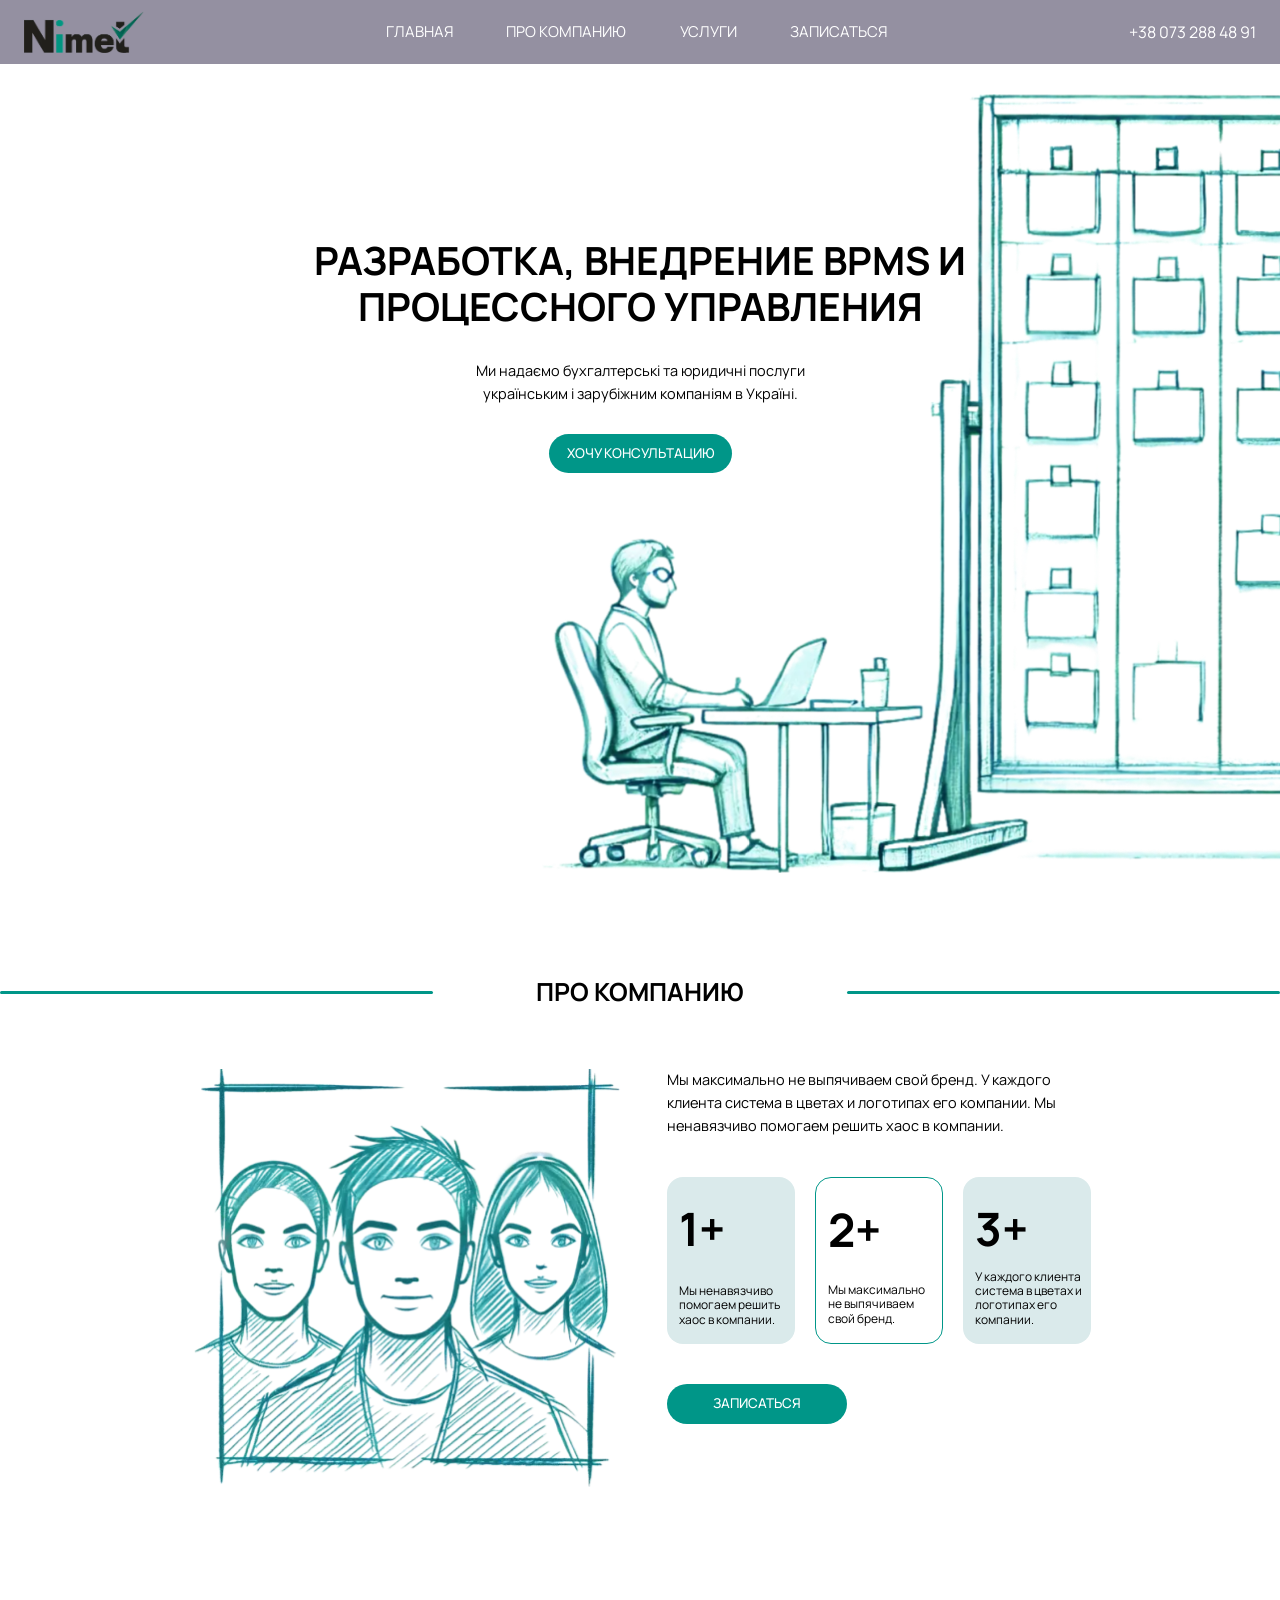
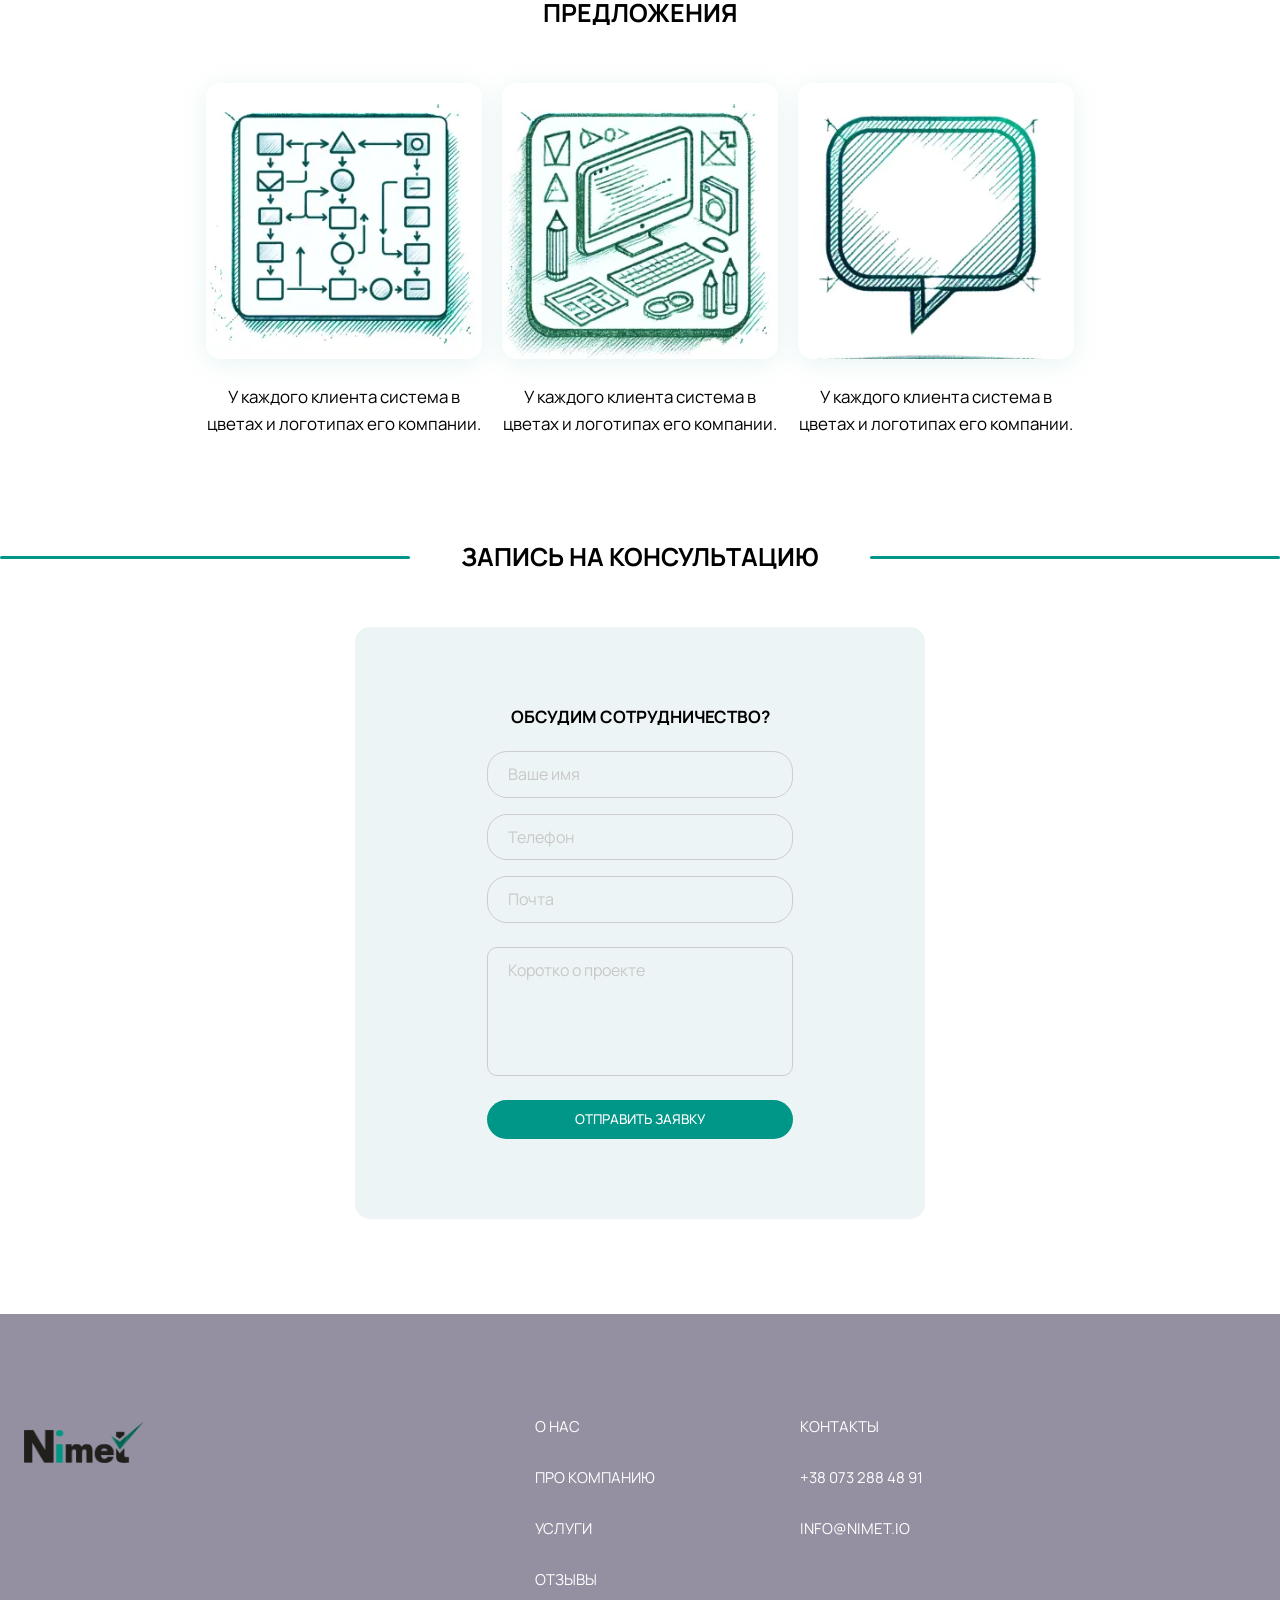
<file: index.html>
<!DOCTYPE html>
<html lang="en">

<head>
	<title>Nimet</title>
	<meta charset="UTF-8">
	<meta name="format-detection" content="telephone=no">
	<style>
		body {
			opacity: 0;
		}
	</style>
	<link rel="stylesheet" href="css/style.min.css?_v=20241125175632">
	<link rel="shortcut icon" href="favicon.ico">
	<meta name="viewport" content="width=device-width, initial-scale=1.0">
</head>

<body>
	<div class="wrapper">
		<header class="header">
			<div class="header__container">
				<a href="index.html" class="header__logo">
					<img src="img/logo.webp" alt="Image">
				</a>
				<div class="header__menu menu">
					<nav class="menu__body">
						<ul class="menu__list">
							<li class="menu__item"><a href="#" data-goto="#main" data-goto-header class="menu__link">Главная</a></li>
							<li class="menu__item"><a href="#" data-goto="#about" data-goto-header class="menu__link">про компанию</a></li>
							<li class="menu__item"><a href="#" data-goto="#offers" data-goto-header class="menu__link">Услуги</a></li>
							<li class="menu__item"><a href="#" data-goto="#consultation" data-goto-header class="menu__link">Записаться</a></li>
						</ul>
						<div class="menu__contact">
							<div class="menu__title">Контакты</div>
							<a href="mailto:info@nimet.io" class="menu__email">info@nimet.io</a>
						</div>
					</nav>
				</div>
				<a data-da=".menu__contact,767.98 ,1" href="tel:380732884891" class="header__phone">
					+38 073 288 48 91
				</a>
				<button type="button" class="menu__icon icon-menu"><span></span></button>
			</div>
		</header>
		<main class="page">
			<section id="main" data-watch data-watch-once class="page__main main">
				<div class="main__container block_watch">
					<h1 class="main__title title">Разработка, внедрение BPMS и процессного управления</h1>
					<p class="main__text text">
						Ми надаємо бухгалтерські та юридичні послуги
						<span>українським і зарубіжним компаніям в Україні.</span>
					</p>
					<a href="#" data-goto="#consultation" data-goto-header class="main__button button">хочу консультацию</a>
				</div>
				<div class="main__image image_watch"></div>
			</section>
			<section id="about" class="page__about about">
				<div class="about__container">
					<h2 data-watch data-watch-once data-watch-threshold="1" class="about__title title title--small title_watch title_watch_line">
						<span>Про компанию</span>
					</h2>
					<div class="about__body body-about">
						<div class="body-about__image">
							<img src="img/main/about/01.webp" class="body-about__picture" alt="Image">
						</div>
						<div class="body-about__content">
							<p class="body-about__text text">
								Мы максимально не выпячиваем свой бренд. У каждого клиента система в цветах и логотипах его компании. Мы ненавязчиво помогаем
								решить хаос в компании.
							</p>
							<div class="body-about__items">
								<div class="body-about__item item-about">
									<div class="item-about__value">1+</div>
									<div class="item-about__text">Мы ненавязчиво помогаем решить хаос в компании.</div>
								</div>
								<div class="body-about__item item-about item-about_border">
									<div class="item-about__value">2+</div>
									<div class="item-about__text">Мы максимально не выпячиваем свой бренд. </div>
								</div>
								<div class="body-about__item item-about">
									<div class="item-about__value">3+</div>
									<div class="item-about__text">У каждого клиента система в цветах и логотипах его компании.</div>
								</div>
							</div>
							<!-- <a href="our-cases.html" class="body-about__button button">Кейсы</a> -->
							<a href="#" data-goto="#consultation" data-goto-header class="main__button button">записаться</a>
						</div>
					</div>
				</div>
			</section>
			<section id="offers" class="page__offers offers">
				<div class="offers__container">
					<h2 data-watch data-watch-once data-watch-threshold="1" class="offers__title title title--small title_watch"><span>предложения</span>
					</h2>
					<div class="offers__body body-offers">
						<div data-watch data-watch-once data-watch-threshold="0.3" class="body-offers__item body-offers_watch body-offers_watch_1">
							<div class="body-offers__image">
								<img src="img/main/offers/01.webp" class="body-offers__picture" alt="Image">
							</div>
							<p class="body-offers__text text">
								У каждого клиента система в цветах и логотипах его компании.
							</p>
						</div>
						<div data-watch data-watch-once data-watch-threshold="0.3" class="body-offers__item body-offers_watch body-offers_watch_2">
							<div class="body-offers__image body-offers__line">
								<img src="img/main/offers/02.webp" class="body-offers__picture" alt="Image">
							</div>
							<p class="body-offers__text text">
								У каждого клиента система в цветах и логотипах его компании.
							</p>
						</div>
						<div data-watch data-watch-once data-watch-threshold="0.3" class="body-offers__item body-offers_watch body-offers_watch_3">
							<div class="body-offers__image">
								<img src="img/main/offers/03.webp" class="body-offers__picture" alt="Image">
							</div>
							<p class="body-offers__text text">
								У каждого клиента система в цветах и логотипах его компании.
							</p>
						</div>
					</div>
					<!-- <a href="our-partners.html" class="offers__button button">Партнёры</a> -->
				</div>
			</section>
			<div id="consultation" class="page__consultation consultation">
				<div class="consultation__container">
					<h2 data-watch data-watch-once data-watch-threshold="1" class="consultation__title title title--small title_watch title_watch_line">
						<span>зАПИСЬ НА
							КОНСУЛЬТАЦИЮ</span>
					</h2>
					<form data-no-validate data-ajax action="sendmail/sendmail.php" method="POST" class="consultation__form form-consultation">
						<h4 class="form-consultation__title">ОБСУДИМ cотрудничество?</h4>
						<input autocomplete="off" type="text" name="form[text]" placeholder="Ваше имя" class="form-consultation__input form-consultation__input_name input" required>
						<input autocomplete="off" type="tel" name="form[tel]" placeholder="Телефон" class="form-consultation__input input" required oninput="this.value = this.value.replace(/[^0-9+\-\(\)\s]/g, '')">
						<input autocomplete="off" type="email" name="form[email]" placeholder="Почта" required class="form-consultation__input form-consultation__input_email input">
						<textarea autocomplete="off" name="form[textarea]" placeholder="Коротко о проекте" class="form-consultation__input form-consultation__input_textarea input" required></textarea>
						<button type="submit" class="form-consultation__button button button--fw">
							<span class="form-consultation__button_pc">Отправить заявку</span>
							<span class="form-consultation__button_mob">кейсы</span>
						</button>
					</form>
					<div class="consultation__image">
						<img src="img/main/consultation/01.webp" class="consultation__picture" alt="Image">
					</div>
				</div>
			</div>
		</main>
		<footer class="footer">
			<div class="footer__container">
				<div class="footer__logo logo-footer">
					<a href="index.html" class="logo-footer__link">
						<img src="img/logo.webp" alt="Image">
					</a>
				</div>
				<div class="footer__body">
					<div class="footer__items">
						<ul class="footer__list">
							<li class="footer__item"><a href="#" data-goto="#main" data-goto-header class="footer__link">О НАС</a></li>
							<li class="footer__item"><a href="#" data-goto="#about" data-goto-header class="footer__link">про компанию</a></li>
							<li class="footer__item"><a href="#" data-goto="#offers" data-goto-header class="footer__link">Услуги</a></li>
							<li class="footer__item"><a href="#" data-goto="#consultation" data-goto-header class="footer__link">Отзывы</a></li>
						</ul>
					</div>
					<div class="footer__contact">
						<div class="footer__title">Контакты</div>
						<a href="tel:380732884891" class="footer__phone">+38 073 288 48 91</a>
						<a href="mailto:info@nimet.io" class="footer__email">info@nimet.io</a>
					</div>
				</div>
		</footer>
	</div>
	<script src="js/app.min.js?_v=20241125175632"></script>
	<script type="text/javascript">
		(function(d, s, u, e, p) {
			p = d.getElementsByTagName(s)[0], e = d.createElement(s), e.async = 1, e.src = u, p.parentNode.insertBefore(e, p);
		})(document, 'script', 'https://script.ringostat.com/v4/3a/3a6b6ccd4bcc8a1d8ac01cf2b8490607c4718f3a.js');
		var pw = function() {
			if (typeof(ringostatAnalytics) === "undefined") {
				setTimeout(pw, 100);
			} else {
				ringostatAnalytics.sendHit('pageview');
			}
		};
		pw();
	</script>
</body>

</html>
</file>
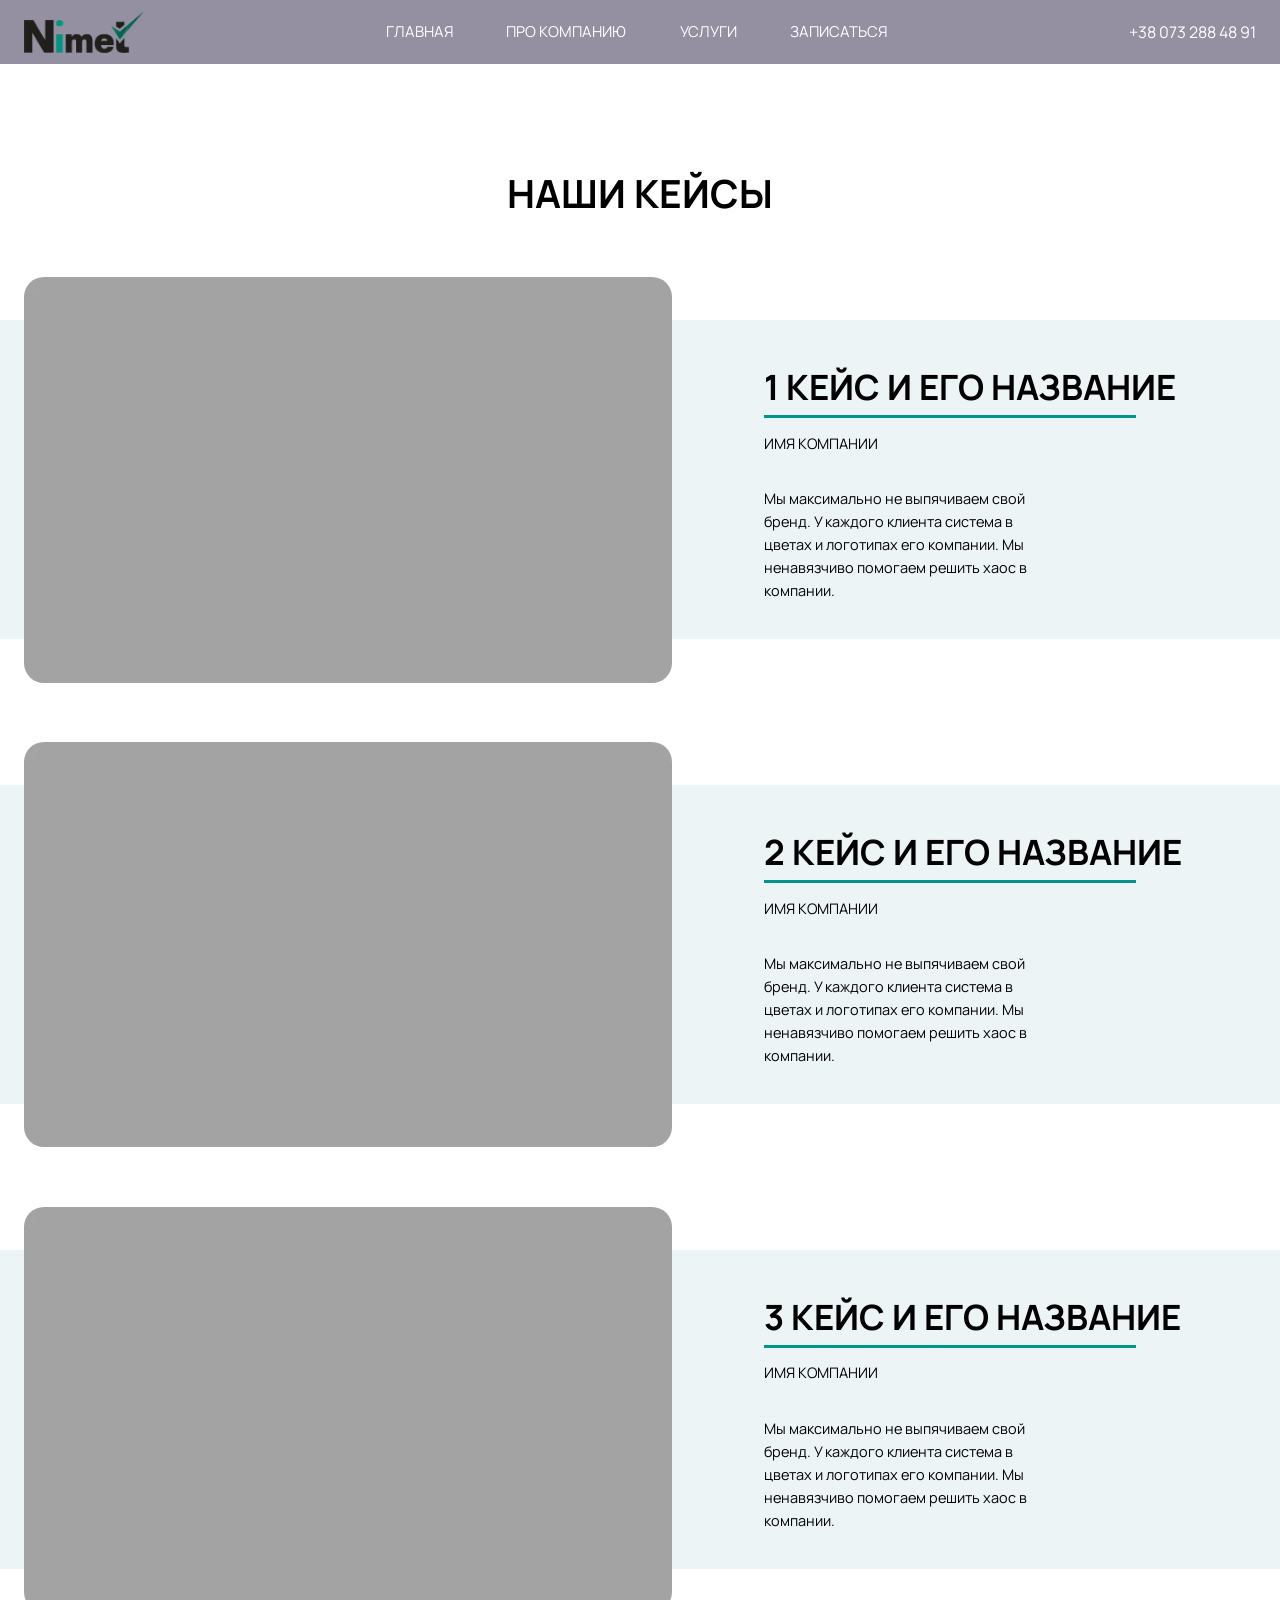
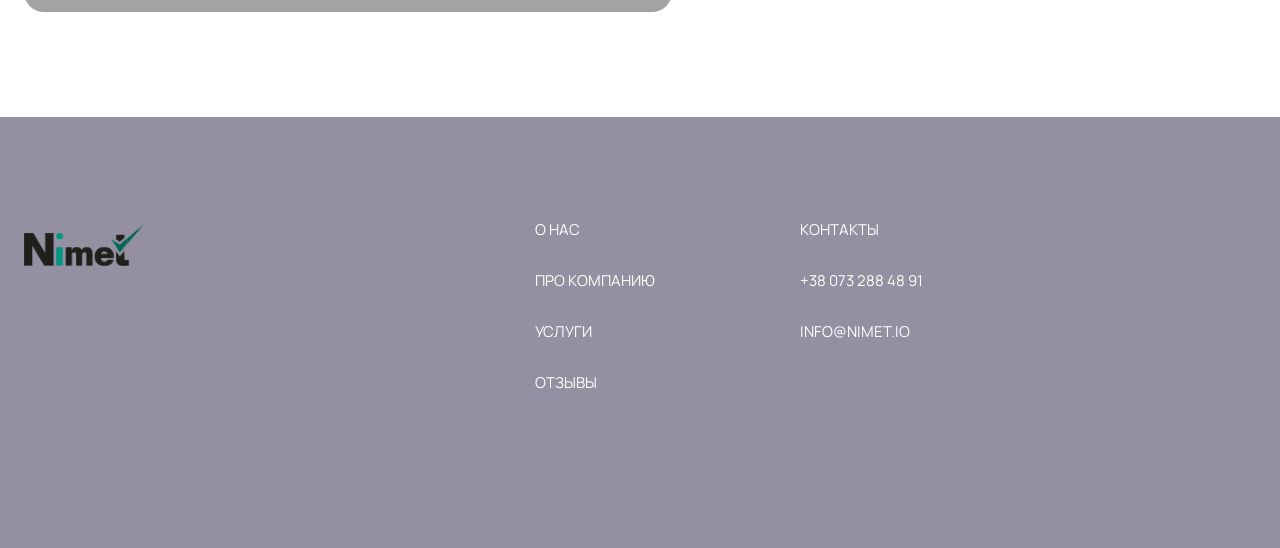
<file: our-cases.html>
<!DOCTYPE html>
<html lang="en">

<head>
	<title>Our Cases</title>
	<meta charset="UTF-8">
	<meta name="format-detection" content="telephone=no">
	<style>
		body {
			opacity: 0;
		}
	</style>
	<link rel="stylesheet" href="css/style.min.css?_v=20241125175632">
	<link rel="shortcut icon" href="favicon.ico">
	<meta name="viewport" content="width=device-width, initial-scale=1.0">
</head>

<body>
	<div class="wrapper">
		<header class="header">
			<div class="header__container">
				<a href="index.html" class="header__logo">
					<img src="img/logo.webp" alt="Image">
				</a>
				<div class="header__menu menu">
					<nav class="menu__body">
						<ul class="menu__list">
							<li class="menu__item"><a href="index.html" class="menu__link">Главная</a></li>
							<li class="menu__item"><a href="index.html" class="menu__link">про компанию</a></li>
							<li class="menu__item"><a href="index.html" class="menu__link">Услуги</a></li>
							<li class="menu__item"><a href="index.html" class="menu__link">Записаться</a></li>
						</ul>
						<div class="menu__contact">
							<div class="menu__title">Контакты</div>
							<a href="mailto:info@nimet.io" class="menu__email">info@nimet.io</a>
						</div>
					</nav>
				</div>
				<a data-da=".menu__contact,767.98 ,1" href="tel:380732884891" class="header__phone">
					+38 073 288 48 91
				</a>
				<button type="button" class="menu__icon icon-menu"><span></span></button>
			</div>
		</header>
		<main class="page">
			<section class="page__our-cases our-cases">
				<div class="our-cases__container">
					<h3 class="our-cases__title title">Наши кейсы</h3>
					<div class="our-cases__body">
						<div class="our-cases__item item-our-cases">
							<div class="item-our-cases__image">
								<img src="img/our-cases/our-cases/01.webp" class="item-our-cases__picture" alt="Image">
							</div>
							<div class="item-our-cases__body">
								<h5 class="item-our-cases__title title">1 КЕЙС И ЕГО НАЗВАНИЕ</h5>
								<div class="item-our-cases__name">ИМЯ КОМПАНИИ</div>
								<div class="item-our-cases__text">Мы максимально не выпячиваем свой бренд. У каждого клиента система в цветах и логотипах его
									компании. Мы ненавязчиво помогаем решить хаос в компании.</div>
							</div>
						</div>
						<div class="our-cases__item item-our-cases">
							<div class="item-our-cases__image">
								<img src="img/our-cases/our-cases/01.webp" class="item-our-cases__picture" alt="Image">
							</div>
							<div class="item-our-cases__body">
								<h5 class="item-our-cases__title title">2 КЕЙС И ЕГО НАЗВАНИЕ</h5>
								<div class="item-our-cases__name">ИМЯ КОМПАНИИ</div>
								<div class="item-our-cases__text">Мы максимально не выпячиваем свой бренд. У каждого клиента система в цветах и логотипах его
									компании. Мы ненавязчиво помогаем решить хаос в компании.</div>
							</div>
						</div>
						<div class="our-cases__item item-our-cases">
							<div class="item-our-cases__image">
								<img src="img/our-cases/our-cases/01.webp" class="item-our-cases__picture" alt="Image">
							</div>
							<div class="item-our-cases__body">
								<h5 class="item-our-cases__title title">3 КЕЙС И ЕГО НАЗВАНИЕ</h5>
								<div class="item-our-cases__name">ИМЯ КОМПАНИИ</div>
								<div class="item-our-cases__text">Мы максимально не выпячиваем свой бренд. У каждого клиента система в цветах и логотипах его
									компании. Мы ненавязчиво помогаем решить хаос в компании.</div>
							</div>
						</div>
					</div>
				</div>
			</section>
		</main>
		<footer class="footer">
			<div class="footer__container">
				<div class="footer__logo logo-footer">
					<a href="index.html" class="logo-footer__link">
						<img src="img/logo.webp" alt="Image">
					</a>
				</div>
				<div class="footer__body">
					<div class="footer__items">
						<ul class="footer__list">
							<li class="footer__item"><a href="index.html" class="footer__link">О НАС</a></li>
							<li class="footer__item"><a href="index.html" class="footer__link">про компанию</a></li>
							<li class="footer__item"><a href="index.html" class="footer__link">Услуги</a></li>
							<li class="footer__item"><a href="index.html" class="footer__link">Отзывы</a></li>
						</ul>
					</div>
					<div class="footer__contact">
						<div class="footer__title">Контакты</div>
						<a href="tel:380732884891" class="footer__phone">+38 073 288 48 91</a>
						<a href="mailto:info@nimet.io" class="footer__email">info@nimet.io</a>
					</div>
				</div>
		</footer>
	</div>
	<script src="js/app.min.js?_v=20241125175632"></script>
	<script type="text/javascript">
		(function(d, s, u, e, p) {
			p = d.getElementsByTagName(s)[0], e = d.createElement(s), e.async = 1, e.src = u, p.parentNode.insertBefore(e, p);
		})(document, 'script', 'https://script.ringostat.com/v4/3a/3a6b6ccd4bcc8a1d8ac01cf2b8490607c4718f3a.js');
		var pw = function() {
			if (typeof(ringostatAnalytics) === "undefined") {
				setTimeout(pw, 100);
			} else {
				ringostatAnalytics.sendHit('pageview');
			}
		};
		pw();
	</script>
</body>

</html>
</file>
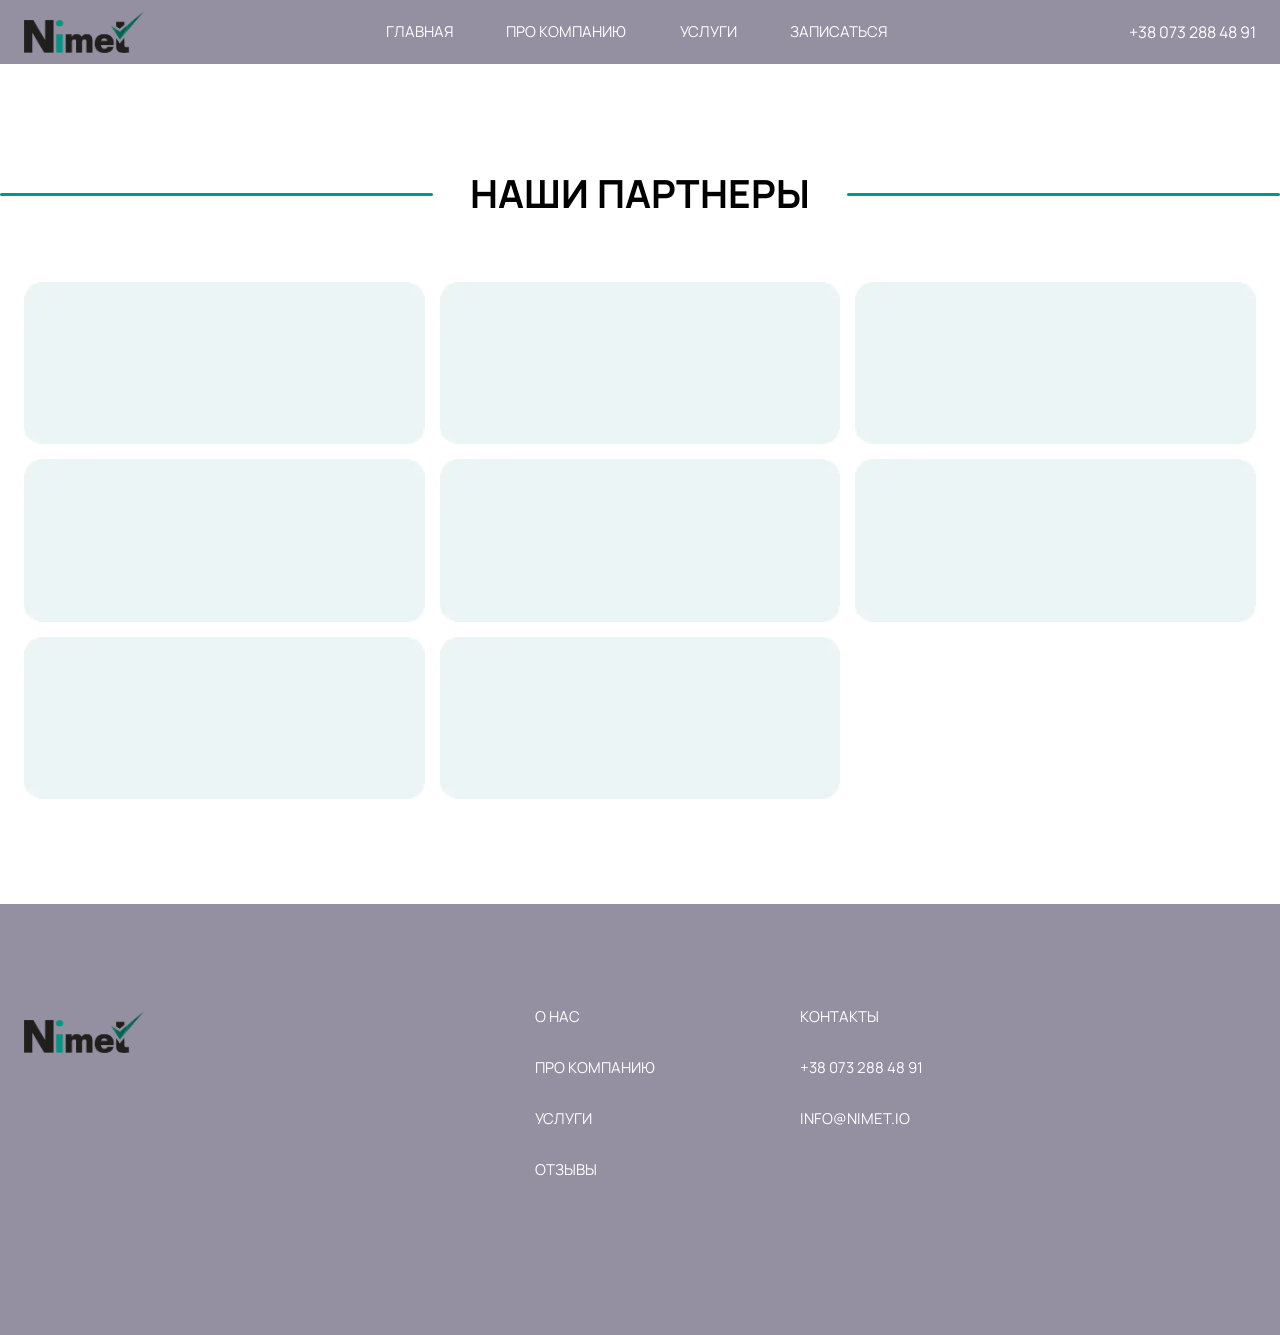
<file: our-partners.html>
<!DOCTYPE html>
<html lang="en">

<head>
	<title>Our Partners</title>
	<meta charset="UTF-8">
	<meta name="format-detection" content="telephone=no">
	<style>
		body {
			opacity: 0;
		}
	</style>
	<link rel="stylesheet" href="css/style.min.css?_v=20241125175632">
	<link rel="shortcut icon" href="favicon.ico">
	<meta name="viewport" content="width=device-width, initial-scale=1.0">
</head>

<body>
	<div class="wrapper">
		<header class="header">
			<div class="header__container">
				<a href="index.html" class="header__logo">
					<img src="img/logo.webp" alt="Image">
				</a>
				<div class="header__menu menu">
					<nav class="menu__body">
						<ul class="menu__list">
							<li class="menu__item"><a href="index.html" class="menu__link">Главная</a></li>
							<li class="menu__item"><a href="index.html" class="menu__link">про компанию</a></li>
							<li class="menu__item"><a href="index.html" class="menu__link">Услуги</a></li>
							<li class="menu__item"><a href="index.html" class="menu__link">Записаться</a></li>
						</ul>
						<div class="menu__contact">
							<div class="menu__title">Контакты</div>
							<a href="mailto:info@nimet.io" class="menu__email">info@nimet.io</a>
						</div>
					</nav>
				</div>
				<a data-da=".menu__contact,767.98 ,1" href="tel:380732884891" class="header__phone">
					+38 073 288 48 91
				</a>
				<button type="button" class="menu__icon icon-menu"><span></span></button>
			</div>
		</header>
		<main class="page">
			<div class="page__our-partners our-partners">
				<div class="our-partners__container">
					<h3 class="our-partners__title title">
						Наши Партнеры
					</h3>
					<div class="our-partners__body">
						<div class="our-partners__item">
							<div class="our-partners__image">
								<img src="img/our-partners/our-partners/01.webp" class="our-partners__picture" alt="Image">
							</div>
						</div>
						<div class="our-partners__item">
							<div class="our-partners__image">
								<img src="img/our-partners/our-partners/01.webp" class="our-partners__picture" alt="Image">
							</div>
						</div>
						<div class="our-partners__item">
							<div class="our-partners__image">
								<img src="img/our-partners/our-partners/01.webp" class="our-partners__picture" alt="Image">
							</div>
						</div>
						<div class="our-partners__item">
							<div class="our-partners__image">
								<img src="img/our-partners/our-partners/01.webp" class="our-partners__picture" alt="Image">
							</div>
						</div>
						<div class="our-partners__item">
							<div class="our-partners__image">
								<img src="img/our-partners/our-partners/01.webp" class="our-partners__picture" alt="Image">
							</div>
						</div>
						<div class="our-partners__item">
							<div class="our-partners__image">
								<img src="img/our-partners/our-partners/01.webp" class="our-partners__picture" alt="Image">
							</div>
						</div>
						<div class="our-partners__item">
							<div class="our-partners__image">
								<img src="img/our-partners/our-partners/01.webp" class="our-partners__picture" alt="Image">
							</div>
						</div>
						<div class="our-partners__item">
							<div class="our-partners__image">
								<img src="img/our-partners/our-partners/01.webp" class="our-partners__picture" alt="Image">
							</div>
						</div>
					</div>
				</div>
			</div>
		</main>
		<footer class="footer">
			<div class="footer__container">
				<div class="footer__logo logo-footer">
					<a href="index.html" class="logo-footer__link">
						<img src="img/logo.webp" alt="Image">
					</a>
				</div>
				<div class="footer__body">
					<div class="footer__items">
						<ul class="footer__list">
							<li class="footer__item"><a href="index.html" class="footer__link">О НАС</a></li>
							<li class="footer__item"><a href="index.html" class="footer__link">про компанию</a></li>
							<li class="footer__item"><a href="index.html" class="footer__link">Услуги</a></li>
							<li class="footer__item"><a href="index.html" class="footer__link">Отзывы</a></li>
						</ul>
					</div>
					<div class="footer__contact">
						<div class="footer__title">Контакты</div>
						<a href="tel:380732884891" class="footer__phone">+38 073 288 48 91</a>
						<a href="mailto:info@nimet.io" class="footer__email">info@nimet.io</a>
					</div>
				</div>
		</footer>
	</div>
	<script src="js/app.min.js?_v=20241125175632"></script>
	<script type="text/javascript">
		(function(d, s, u, e, p) {
			p = d.getElementsByTagName(s)[0], e = d.createElement(s), e.async = 1, e.src = u, p.parentNode.insertBefore(e, p);
		})(document, 'script', 'https://script.ringostat.com/v4/3a/3a6b6ccd4bcc8a1d8ac01cf2b8490607c4718f3a.js');
		var pw = function() {
			if (typeof(ringostatAnalytics) === "undefined") {
				setTimeout(pw, 100);
			} else {
				ringostatAnalytics.sendHit('pageview');
			}
		};
		pw();
	</script>
</body>

</html>
</file>
<file: css/style.min.css>
@import url(https://fonts.googleapis.com/css?family=Manrope:regular,500,700);*{padding:0;margin:0;border:0}*,*::after,*::before{box-sizing:border-box}*::after,*::before{display:inline-block}body,html{height:100%;min-width:360px}body{color:#000;line-height:1.2;font-family:Manrope,sans-serif;font-size:.9375rem;-ms-text-size-adjust:100%;-moz-text-size-adjust:100%;-webkit-text-size-adjust:100%;-webkit-font-smoothing:antialiased;-moz-osx-font-smoothing:grayscale}button,input,textarea{font-family:Manrope,sans-serif;font-size:inherit;line-height:inherit;color:inherit;background-color:rgba(0,0,0,0)}input,textarea{width:100%}label{display:inline-block}button,option,select{cursor:pointer}a{display:inline-block;color:inherit;text-decoration:none}ul li{list-style:none}img{vertical-align:top}h1,h2,h3,h4,h5,h6{font-weight:inherit;font-size:inherit}body{transition:opacity .01s}.lock body{overflow:hidden;touch-action:none;-ms-scroll-chaining:none;overscroll-behavior:none}.loaded body{opacity:1}.wrapper{min-height:100%;display:flex;flex-direction:column;overflow:hidden}@supports (overflow:clip){.wrapper{overflow:clip}}.wrapper>main{flex:1 1 auto}.wrapper>*{min-width:0}[class*=__container]{max-width:116rem;margin:0 auto;padding:0 1.5rem}[class*="--gc"]{display:grid;min-width:0;grid-template-columns:1.5rem 1fr minmax(auto,113rem) 1fr 1.5rem}[class*="--gc"]>*{min-width:0;grid-column:3/4}.button{display:inline-flex;justify-content:center;align-items:center;min-width:11.25rem;font-weight:500;line-height:1;text-transform:uppercase;text-align:center;white-space:nowrap;color:#fff;border-radius:6.25rem;background-color:#009688;padding:.8125rem 1.125rem;transition:background-color .3s}.button:hover{background-color:#004741}.button--fw{width:100%}input[type=email],input[type=tel],input[type=text],textarea{-webkit-appearance:none;appearance:none}.input{display:block;width:100%;border-radius:1.25rem;line-height:1.1538461538;border:1px solid #cdcdcd;caret-color:inherit;color:#000;padding:.8125rem 2rem .8125rem 1.25rem;transition:border .3s;font-size:1rem}.input::-webkit-input-placeholder{color:#c8c8c8}.input:-ms-input-placeholder{color:#c8c8c8}.input::-ms-input-placeholder{color:#c8c8c8}.input::placeholder{color:#c8c8c8}.input:hover{border:1px solid #009688}.input:hover::-webkit-input-placeholder{color:#009688}.input:hover:-ms-input-placeholder{color:#009688}.input:hover::-ms-input-placeholder{color:#009688}.input:hover::placeholder{color:#009688}.input:active,.input:focus{outline:1px solid #009688}.input[placeholder]:not([data-placeholder-nohiden])::-webkit-input-placeholder{-webkit-transition:opacity .3s ease 0s,color .3s ease 0s;transition:opacity .3s ease 0s,color .3s ease 0s}.input[placeholder]:not([data-placeholder-nohiden]):-ms-input-placeholder{-ms-transition:opacity .3s ease 0s,color .3s ease 0s;transition:opacity .3s ease 0s,color .3s ease 0s}.input[placeholder]:not([data-placeholder-nohiden])::-ms-input-placeholder{-ms-transition:opacity .3s ease 0s,color .3s ease 0s;transition:opacity .3s ease 0s,color .3s ease 0s}.input[placeholder]:not([data-placeholder-nohiden])::placeholder{transition:opacity .3s ease 0s,color .3s ease 0s}.input[placeholder]:not([data-placeholder-nohiden]):focus::-webkit-input-placeholder{opacity:0}.input[placeholder]:not([data-placeholder-nohiden]):focus:-ms-input-placeholder{opacity:0}.input[placeholder]:not([data-placeholder-nohiden]):focus::-ms-input-placeholder{opacity:0}.input[placeholder]:not([data-placeholder-nohiden]):focus::placeholder{opacity:0}textarea.input{resize:none;border-radius:.625rem}.icon-menu{display:none}.ibg{width:100%;height:100%;-o-object-fit:cover;object-fit:cover}.ibg--top{-o-object-position:top;object-position:top}.ibg--bottom{-o-object-position:bottom;object-position:bottom}.ibg--left{-o-object-position:left;object-position:left}.ibg--right{-o-object-position:right;object-position:right}.ibg--contain{-o-object-fit:contain;object-fit:contain}.title{font-weight:700;text-transform:uppercase;text-align:center;color:#000}.title_watch span{opacity:0}.title_watch_line::after,.title_watch_line::before{width:0;transition:width .8s ease-out}.loaded .title_watch._watcher-view span{-webkit-animation:animation-opacity .6s ease-out 0s forwards;animation:animation-opacity .6s ease-out 0s forwards}.loaded .title_watch_line._watcher-view span{-webkit-animation:animation-opacity .6s ease-out .2s forwards;animation:animation-opacity .6s ease-out .2s forwards}.loaded ._watcher-view .block_watch{-webkit-animation:animation-opacity .6s ease-out .6s forwards;animation:animation-opacity .6s ease-out .6s forwards}.loaded ._watcher-view .image_watch{-webkit-animation:animation-opacity .6s ease-out .2s forwards;animation:animation-opacity .6s ease-out .2s forwards}.body-offers_watch_1{position:relative;z-index:1}.loaded .body-offers_watch_1._watcher-view{-webkit-animation:animation-opacity .6s ease-out 0s forwards;animation:animation-opacity .6s ease-out 0s forwards}.loaded .body-offers_watch_2._watcher-view{-webkit-animation:animation-opacity .6s ease-out .2s forwards;animation:animation-opacity .6s ease-out .2s forwards}.body-offers_watch_3{position:relative;z-index:1}.loaded .body-offers_watch_3._watcher-view{-webkit-animation:animation-opacity .6s ease-out .4s forwards;animation:animation-opacity .6s ease-out .4s forwards}@-webkit-keyframes animation-opacity{0%{opacity:0;-webkit-filter:blur(4px);filter:blur(4px)}100%{opacity:1}}@keyframes animation-opacity{0%{opacity:0;-webkit-filter:blur(4px);filter:blur(4px)}100%{opacity:1}}.text{text-align:center;color:#000}.our-cases{position:relative;margin-top:4rem}.our-cases__container{max-width:93.25rem}.item-our-cases{display:flex;align-items:center}.item-our-cases::before{content:"";position:absolute;width:100%;left:0;background:#edf4f5;z-index:-1}.item-our-cases__title{position:relative;text-align:start;padding-bottom:.625rem}.item-our-cases__title::before{content:"";position:absolute;width:75.685%;height:.1875rem;bottom:0;left:0;background:#009688}.item-our-cases__name{line-height:1.58678;color:#000}.item-our-cases__text{max-width:17.9375rem;line-height:1.58678;color:#000}.our-partners{position:relative;margin-top:4rem}.our-partners__body{display:grid;grid-template-columns:repeat(auto-fit,minmax(25rem,1fr))}.our-partners__image{position:relative;padding-top:40.5660377358%}.our-partners__picture{position:absolute;width:100%;height:100%;top:0;left:0;-o-object-fit:cover;object-fit:cover}.header{z-index:10;position:fixed;width:100%;top:0;left:0;background:#9490a1}.header__container{min-height:4rem;display:flex;align-items:center;justify-content:space-between;gap:1.5rem;padding-top:.625rem;padding-bottom:.625rem}.header__logo{z-index:2;position:relative}.header__logo img{width:7.5rem;height:2.625rem;-o-object-fit:cover;object-fit:cover}.header__phone{white-space:nowrap;font-size:1rem;line-height:1.40625;text-transform:uppercase;color:#fff;transition:color .3s}.header__phone:hover{color:#05ffe8}.menu__list{display:flex;align-items:center;justify-content:center;flex-wrap:wrap;row-gap:.5rem}.menu__link{font-size:.9375rem;line-height:1.4666666667;text-transform:uppercase;color:#fff;transition:color .3s}.menu__link:hover{color:#05ffe8}.menu__contact{display:none}.menu__title{font-size:.9375rem;line-height:.7333333333;text-transform:uppercase;color:#000}.menu__email{font-size:.9375rem;line-height:.7333333333;text-transform:uppercase;color:#000;transition:color .3s}.menu__email:hover{color:#05ffe8}.footer{background:#9490a1;padding-top:6.6875rem}.footer__container{display:flex;align-items:flex-start}.footer__logo img{width:7.5rem;height:2.625rem;-o-object-fit:cover;object-fit:cover}.footer__body{display:flex;align-items:flex-start}.footer__list{display:flex;flex-direction:column;gap:2.5rem}.footer__item{line-height:.7333333333}.footer__link{font-size:.9375rem;text-transform:uppercase;color:#fff;line-height:.7333333333;transition:color .3s}.footer__link:hover{color:#05ffe8}.footer__contact{display:flex;flex-direction:column;gap:2.5rem}.footer__title{font-size:.9375rem;text-transform:uppercase;color:#fff;line-height:.7333333333}.footer__phone{font-size:.9375rem;text-transform:uppercase;color:#fff;line-height:.7333333333;transition:color .3s}.footer__phone:hover{color:#05ffe8}.footer__email{font-size:.9375rem;text-transform:uppercase;color:#fff;line-height:.7333333333;transition:color .3s}.footer__email:hover{color:#05ffe8}.main{position:relative;margin-top:4rem}.main__image{opacity:0;position:absolute;bottom:0;background:url(../img/main/main/bg.webp) no-repeat center center/cover}.main__container{opacity:0;z-index:2;position:relative;display:flex;flex-direction:column;align-items:center}.main__title{max-width:54.375rem}.main__text{max-width:22.3125rem}.about{overflow:hidden;position:relative}.about__container{max-width:59.75rem}.about__title{display:flex;justify-content:center;align-items:center}.about__title::after,.about__title::before{position:absolute;content:"";height:.1875rem;border-radius:.125rem;background-color:#009688;z-index:-1}.about__title._watcher-view::after,.about__title._watcher-view::before{width:33.854%}.about__title::before{left:0}.about__title::after{right:0}.body-about{display:flex}.body-about__image{position:relative}.body-about__picture{position:absolute;width:100%;height:100%;top:0;left:0;-o-object-fit:contain;object-fit:contain}.body-about__text:not(:last-child){margin-bottom:2.5rem}.body-about__items{display:flex}.body-about__items:not(:last-child){margin-bottom:2.5rem}.item-about{flex:0 1 8rem;min-height:10.3125rem;display:flex;flex-direction:column;justify-content:space-between;border-radius:1rem;background-color:#daeaeb;padding:1.5rem .4375rem 1.0625rem .75rem;transition:background-color .3s}.item-about:hover{background-color:#009688}.item-about:hover .item-about__value{color:#fff}.item-about:hover .item-about__text{color:#fff}.item-about_border{background-color:#fff;border:1px solid #009688}.item-about__value{font-weight:700;font-size:2.875rem;text-transform:uppercase;color:#000;transition:color .3s}.item-about__value:not(:last-child){margin-bottom:.8125rem}.item-about__text{font-size:.75rem;color:#000;transition:color .3s}.offers{position:relative}.offers__container{max-width:59.75rem;display:flex;flex-direction:column}.offers__button{align-self:center}.body-offers{display:flex;justify-content:center;flex-wrap:wrap;-webkit-column-gap:1.25rem;-moz-column-gap:1.25rem;column-gap:1.25rem;row-gap:2.5rem}.body-offers:not(:last-child){margin-bottom:2.5rem}.body-offers__item{opacity:0;flex:0 0 17.25rem}.body-offers__image{border-radius:.9375rem;box-shadow:0 4px 27px 0 rgba(0,150,136,.1)}.body-offers__line{display:flex;align-items:center}.body-offers__line::after,.body-offers__line::before{content:"";position:absolute;width:50%;height:7.8125rem;background-color:#b3dfdb;z-index:-1}.body-offers__line::after{right:0}.body-offers__line::before{left:0}.body-offers__picture{width:17.25rem;height:17.25rem;border-radius:.9375rem}.body-offers__text{line-height:1.2}.consultation{position:relative}.consultation__container{max-width:38.625rem}.consultation__title{display:flex;justify-content:center;align-items:center}.consultation__title::after,.consultation__title::before{position:absolute;content:"";height:.1875rem;border-radius:.125rem;background-color:#009688;z-index:-1}.consultation__title._watcher-view::after,.consultation__title._watcher-view::before{width:32%}.consultation__title::before{left:0}.consultation__title::after{right:0}.consultation__image{display:none}.form-consultation{max-width:35.625rem;display:flex;flex-direction:column;align-items:center;border-radius:.9375rem;background:#edf4f5;padding:5rem 2.5rem}.form-consultation__title{font-weight:700;line-height:1.2;text-transform:uppercase;text-align:center;color:#000;font-size:1.0625rem}.form-consultation__input{max-width:19.125rem}@media (min-width:29.99875em){.body-about__items{flex-wrap:wrap}}@media (min-width:47.99875em){.text{line-height:1.58678}.item-our-cases__image{flex:0 1 45.25rem;position:relative;padding-top:32.8947368421%}.item-our-cases__picture{position:absolute;width:100%;height:100%;top:0;left:0;-o-object-fit:cover;object-fit:cover;border-radius:1.25rem}.item-our-cases__body{flex:0 1 34.375rem}.our-partners__title{display:flex;justify-content:center;align-items:center}.our-partners__title::after,.our-partners__title::before{position:absolute;content:"";width:33.854%;height:.1875rem;border-radius:.125rem;background-color:#009688;z-index:-1}.our-partners__title::before{left:0}.our-partners__title::after{right:0}.footer__container{justify-content:space-between}.footer__body{flex:0 1 63.6875rem}.logo-footer{flex:0 1 32.3125rem}.body-about__image{padding-top:47.5717439294%;flex:0 1 28.625rem}.body-about__content{padding-top:1.0625rem;flex:0 1 26.6875rem}.body-about__text{text-align:start;line-height:1.6}.form-consultation__button_mob{display:none}}@media (min-width:47.99875em)and (min-width:113em){.body-about__content{padding-top:1.0625rem}}@media (min-width:113.5em){.menu__list{-webkit-column-gap:5.75rem;-moz-column-gap:5.75rem;column-gap:5.75rem}}@media (min-width:62em){.body-about{gap:1.5rem}.body-about__items{gap:1.25rem}.form-consultation__title:not(:last-child){margin-bottom:1.5rem}.form-consultation__input:not(:last-child){margin-bottom:1rem}.form-consultation__input_email:not(:last-child){margin-bottom:1.5rem}.form-consultation__input_textarea{min-height:8.0625rem}.form-consultation__input_textarea:not(:last-child){margin-bottom:1.5rem}.form-consultation__button{max-width:19.125rem}}@media (min-width:113em){.button{font-size:.9375rem}.title{font-size:3.375rem}.title--small{font-size:1.875rem}.title--small:not(:last-child){margin-bottom:4.375rem}.text{font-size:.9375rem}.our-cases{padding-top:8.4375rem}.our-cases{padding-bottom:8.125rem}.our-cases__title:not(:last-child){margin-bottom:5rem}.item-our-cases{gap:10.375rem}.item-our-cases:not(:last-child){margin-bottom:5rem}.item-our-cases::before{height:26.3125rem}.item-our-cases__body{padding-top:1.5625rem}.item-our-cases__title{font-size:2.875rem}.item-our-cases__title:not(:last-child){margin-bottom:.625rem}.item-our-cases__name{font-size:.9375rem}.item-our-cases__name:not(:last-child){margin-bottom:2.875rem}.item-our-cases__text{font-size:.9375rem}.our-partners{padding-top:8.4375rem}.our-partners{padding-bottom:8.125rem}.our-partners__title:not(:last-child){margin-bottom:5.5625rem}.our-partners__body{gap:1.25rem}.our-partners__picture{border-radius:1.25rem}.footer{padding-bottom:10.9375rem}.footer__container{gap:14.1875rem}.footer__body{gap:14.1875rem}.main{padding-top:15.625rem}.main{height:62.4375rem}.main__image{width:61.5625rem}.main__image{height:60.125rem}.main__image{right:.0000000625rem}.main__title:not(:last-child){margin-bottom:2.5rem}.main__text:not(:last-child){margin-bottom:2.5rem}.about{padding-top:8.125rem}.about{padding-bottom:8.125rem}.offers{padding-bottom:8.125rem}.body-offers__image:not(:last-child){margin-bottom:1.875rem}.body-offers__text{font-size:1.25rem}.consultation{padding-bottom:8.125rem}}@media (max-width:62em){.item-our-cases__body{padding-top:.0000000625rem}}@media (max-width:48em){.button{font-size:.75rem}.title{font-size:1.5rem}.title--small{font-size:1.25rem}.title--small:not(:last-child){margin-bottom:2.5rem}.text{font-size:.875rem}.our-cases{padding-top:5rem}.our-cases{padding-bottom:5rem}.our-cases__title:not(:last-child){margin-bottom:2.5rem}.item-our-cases{gap:1.25rem}.item-our-cases:not(:last-child){margin-bottom:2.5rem}.item-our-cases::before{height:13.75rem}.item-our-cases__title{font-size:1.5rem}.item-our-cases__title:not(:last-child){margin-bottom:1.0625rem}.item-our-cases__name{font-size:.875rem}.item-our-cases__name:not(:last-child){margin-bottom:1.25rem}.item-our-cases__text{font-size:.875rem}.our-partners{padding-top:5rem}.our-partners{padding-bottom:5rem}.our-partners__title:not(:last-child){margin-bottom:2.5rem}.our-partners__body{gap:.625rem}.our-partners__picture{border-radius:.625rem}.menu__list{-webkit-column-gap:1rem;-moz-column-gap:1rem;column-gap:1rem}.footer{padding-bottom:9.125rem}.footer__container{gap:4.125rem}.footer__body{gap:4.125rem}.main__title:not(:last-child){margin-bottom:1rem}.main__text:not(:last-child){margin-bottom:1.1875rem}.about{padding-top:5rem}.about{padding-bottom:5rem}.body-about{gap:.75rem}.body-about__items{gap:.625rem}.offers{padding-bottom:5rem}.body-offers__image:not(:last-child){margin-bottom:1.25rem}.body-offers__text{font-size:.875rem}.consultation{padding-bottom:3.75rem}}@media (max-width:30em){.main{padding-top:3.625rem}.main{height:32.5rem}.main__image{width:32.0625rem}.main__image{height:31.25rem}.main__image{right:-9.375rem}.form-consultation__title:not(:last-child){margin-bottom:.875rem}.form-consultation__input:not(:last-child){margin-bottom:.625rem}.form-consultation__input_email:not(:last-child){margin-bottom:.625rem}.form-consultation__input_textarea{min-height:4.375rem}.form-consultation__input_textarea:not(:last-child){margin-bottom:1.25rem}.form-consultation__button{max-width:9.5625rem}}@media (max-width:87.49875em){.our-partners__body{grid-template-columns:repeat(auto-fit,minmax(18.75rem,1fr))}}@media (max-width:74.99875em){.main__title{max-width:46.25rem}}@media (max-width:61.99875em){.title_watch_line::after,.title_watch_line::before{transition:width .6s ease-out}.our-partners__body{grid-template-columns:repeat(auto-fit,minmax(12.5rem,1fr))}.main__title{max-width:36.25rem}.consultation__title._watcher-view::after,.consultation__title._watcher-view::before{width:26%}}@media (max-width:47.99875em){.button{min-width:9.375rem;line-height:1.25;padding:.625rem .5625rem}.input{line-height:.8;border-radius:.6875rem;padding:.4375rem 1.0625rem .4375rem .6875rem}.menu__body{display:flex;flex-direction:column;justify-content:space-between;row-gap:2.5rem;position:fixed;width:100%;height:100%;left:100%;top:0;overflow:auto;padding:9rem 1.5rem 5rem 1.5rem;background-color:#fff;transition:left .3s}.menu__body::before{content:"";position:fixed;width:100%;height:4rem;left:100%;top:0;transition:left .3s;z-index:2;background:#009688}.menu-open .menu__body{left:0}.menu-open .menu__body::before{left:0}.menu__list{flex-direction:column}.icon-menu{display:block;position:relative;width:1.5rem;height:1rem;z-index:5}.icon-menu span,.icon-menu::after,.icon-menu::before{content:"";transition:all .3s ease 0s;right:0;position:absolute;width:100%;height:.125rem;background-color:#fff;border-radius:.125rem}.icon-menu::before{top:0}.icon-menu::after{bottom:0}.icon-menu span{top:calc(50% - .0625rem)}.menu-open .icon-menu span{width:0}.menu-open .icon-menu::before{top:calc(50% - .0625rem);-webkit-transform:rotate(-45deg);transform:rotate(-45deg)}.menu-open .icon-menu::after{bottom:calc(50% - .0625rem);-webkit-transform:rotate(45deg);transform:rotate(45deg)}.loaded .title_watch_line._watcher-view span{-webkit-animation:animation-opacity .6s ease-out 0s forwards;animation:animation-opacity .6s ease-out 0s forwards}.body-offers_watch{position:relative;z-index:1}.loaded .body-offers_watch._watcher-view{-webkit-animation:animation-opacity .6s ease-out 0s forwards;animation:animation-opacity .6s ease-out 0s forwards}.item-our-cases{flex-direction:column}.item-our-cases::before{height:7.5625rem;-webkit-transform:translateY(2.25rem);transform:translateY(2.25rem)}.item-our-cases__picture{border-radius:.625rem;width:19.5rem;height:11.5625rem}.item-our-cases__title::before{width:100%}.item-our-cases__title{line-height:.7916666667}.item-our-cases__name{line-height:.7142857143}.item-our-cases__text{line-height:1.5}.our-partners__body{grid-template-columns:repeat(auto-fit,minmax(9.375rem,1fr))}.our-partners__image{padding-top:49.0066225166%}.header__phone{font-size:.9375rem;color:#000;line-height:.7333333333}.menu__list{row-gap:2.5rem}.menu__item{line-height:.75}.menu__link{font-size:1.25rem;line-height:.75;color:#000}.menu__contact{display:flex;flex-direction:column;align-items:center;row-gap:1.25rem}.footer__container{flex-direction:column;align-items:center}.footer__body{flex-direction:column;align-items:center}.footer__items{display:none}.footer__contact{align-items:center}.footer__title{text-align:center}.footer__phone{text-align:center}.footer__email{text-align:center}.about__title._watcher-view::after,.about__title._watcher-view::before{width:28%}.body-about{flex-direction:column-reverse;gap:2.5rem;align-items:center}.body-about__image{width:20.75rem;height:20.6875rem}.body-about__content{display:flex;flex-direction:column;align-items:center}.body-about__text{max-width:19.0625rem}.body-about__items{justify-content:center;gap:1.1875rem;overflow-x:scroll;overflow-y:hidden;-webkit-overflow-scrolling:touch;scrollbar-width:none;margin:0 -1.5rem;padding:0 1.5rem}.body-about__items::-webkit-scrollbar{display:none}.body-about__button{max-width:9.4375rem}.item-about{flex:0 0 8.0625rem}.body-offers__line::after,.body-offers__line::before{height:8.875rem}.body-offers__picture{width:19.5rem;height:19.5rem;border-radius:1rem}.consultation__title._watcher-view::after,.consultation__title._watcher-view::before{width:10%}.consultation__image{display:flex;justify-content:center}.form-consultation{padding:2.5rem}.form-consultation:not(:last-child){margin-bottom:2.5rem}.form-consultation__button_pc{display:none}}@media (max-width:47.99875em)and (any-hover:none){.icon-menu{cursor:default}}@media (max-width:29.99875em){.main__container{align-items:flex-start}.main__title{max-width:13.75rem;text-align:start}.main__text{max-width:13.75rem;text-align:start}.main__text span{display:none}.about__title._watcher-view::after,.about__title._watcher-view::before{width:21.388%}.body-about__items{justify-content:start}.consultation__title._watcher-view::after,.consultation__title._watcher-view::before{width:7.222%}}@media (min-width:48em)and (max-width:113em){.button{font-size:clamp(.75rem ,.6115384615rem + .2884615385vw ,.9375rem)}.title{font-size:clamp(1.5rem ,.1153846154rem + 2.8846153846vw ,3.375rem)}.title--small{font-size:clamp(1.25rem ,.7884615385rem + .9615384615vw ,1.875rem)}.title--small:not(:last-child){margin-bottom:clamp(2.5rem ,1.1153846154rem + 2.8846153846vw ,4.375rem)}.text{font-size:clamp(.875rem ,.8288461538rem + .0961538462vw ,.9375rem)}.our-cases{padding-top:clamp(5rem ,2.4615384615rem + 5.2884615385vw ,8.4375rem)}.our-cases{padding-bottom:clamp(5rem ,2.6923076923rem + 4.8076923077vw ,8.125rem)}.our-cases__title:not(:last-child){margin-bottom:clamp(2.5rem ,.6538461538rem + 3.8461538462vw ,5rem)}.item-our-cases{gap:clamp(1.25rem ,-5.4884615385rem + 14.0384615385vw ,10.375rem)}.item-our-cases:not(:last-child){margin-bottom:clamp(2.5rem ,.6538461538rem + 3.8461538462vw ,5rem)}.item-our-cases::before{height:clamp(13.75rem ,4.4730769231rem + 19.3269230769vw ,26.3125rem)}.item-our-cases__title{font-size:clamp(1.5rem ,.4846153846rem + 2.1153846154vw ,2.875rem)}.item-our-cases__title:not(:last-child){margin-bottom:clamp(.625rem ,1.3855769231rem + -.6730769231vw ,1.0625rem)}.item-our-cases__name{font-size:clamp(.875rem ,.8288461538rem + .0961538462vw ,.9375rem)}.item-our-cases__name:not(:last-child){margin-bottom:clamp(1.25rem ,.05rem + 2.5vw ,2.875rem)}.item-our-cases__text{font-size:clamp(.875rem ,.8288461538rem + .0961538462vw ,.9375rem)}.our-partners{padding-top:clamp(5rem ,2.4615384615rem + 5.2884615385vw ,8.4375rem)}.our-partners{padding-bottom:clamp(5rem ,2.6923076923rem + 4.8076923077vw ,8.125rem)}.our-partners__title:not(:last-child){margin-bottom:clamp(2.5rem ,.2384615385rem + 4.7115384615vw ,5.5625rem)}.our-partners__body{gap:clamp(.625rem ,.1634615385rem + .9615384615vw ,1.25rem)}.our-partners__picture{border-radius:clamp(.625rem ,.1634615385rem + .9615384615vw ,1.25rem)}.footer{padding-bottom:clamp(9.125rem ,7.7865384615rem + 2.7884615385vw ,10.9375rem)}.footer__container{gap:clamp(4.125rem ,-3.3057692308rem + 15.4807692308vw ,14.1875rem)}.footer__body{gap:clamp(4.125rem ,-3.3057692308rem + 15.4807692308vw ,14.1875rem)}.main__title:not(:last-child){margin-bottom:clamp(1rem ,-.1076923077rem + 2.3076923077vw ,2.5rem)}.main__text:not(:last-child){margin-bottom:clamp(1.1875rem ,.2182692308rem + 2.0192307692vw ,2.5rem)}.about{padding-top:clamp(5rem ,2.6923076923rem + 4.8076923077vw ,8.125rem)}.about{padding-bottom:clamp(5rem ,2.6923076923rem + 4.8076923077vw ,8.125rem)}.offers{padding-bottom:clamp(5rem ,2.6923076923rem + 4.8076923077vw ,8.125rem)}.body-offers__image:not(:last-child){margin-bottom:clamp(1.25rem ,.7884615385rem + .9615384615vw ,1.875rem)}.body-offers__text{font-size:clamp(.875rem ,.5980769231rem + .5769230769vw ,1.25rem)}.consultation{padding-bottom:clamp(3.75rem ,.5192307692rem + 6.7307692308vw ,8.125rem)}}@media (min-width:62em)and (max-width:113em){.item-our-cases__body{padding-top:clamp(.0000000625rem ,-1.8995096654rem + 3.0637253676vw ,1.5625rem)}}@media (min-width:48em)and (max-width:113.5em){.menu__list{-webkit-column-gap:clamp(1rem ,-2.4809160305rem + 7.2519083969vw ,5.75rem);-moz-column-gap:clamp(1rem ,-2.4809160305rem + 7.2519083969vw ,5.75rem);column-gap:clamp(1rem ,-2.4809160305rem + 7.2519083969vw ,5.75rem)}}@media (min-width:30em)and (max-width:113em){.main{padding-top:clamp(3.625rem ,-.7123493976rem + 14.4578313253vw ,15.625rem)}.main{height:clamp(32.5rem ,21.6792168675rem + 36.0692771084vw ,62.4375rem)}.main__image{width:clamp(32.0625rem ,21.3998493976rem + 35.5421686747vw ,61.5625rem)}.main__image{height:clamp(31.25rem ,20.813253012rem + 34.7891566265vw ,60.125rem)}.main__image{right:clamp(-9.375rem ,-12.7635542395rem + 11.2951807982vw ,.0000000625rem)}}@media (min-width:48em)and (max-width:62em){.body-about{gap:clamp(.75rem ,-1.8214285714rem + 5.3571428571vw ,1.5rem)}.body-about__items{gap:clamp(.625rem ,-1.5178571429rem + 4.4642857143vw ,1.25rem)}}@media (min-width:47.99875em)and (min-width:62em)and (max-width:113em){.body-about__content{padding-top:clamp(.0000000625rem ,-1.2916665282rem + 2.0833332108vw ,1.0625rem)}}@media (min-width:47.99875em)and (max-width:62em){.body-about__content{padding-top:.0000000625rem}}@media (min-width:30em)and (max-width:62em){.form-consultation__title:not(:last-child){margin-bottom:clamp(.875rem ,.2890625rem + 1.953125vw ,1.5rem)}.form-consultation__input:not(:last-child){margin-bottom:clamp(.625rem ,.2734375rem + 1.171875vw ,1rem)}.form-consultation__input_email:not(:last-child){margin-bottom:clamp(.625rem ,-.1953125rem + 2.734375vw ,1.5rem)}.form-consultation__input_textarea{min-height:clamp(4.375rem ,.91796875rem + 11.5234375vw ,8.0625rem)}.form-consultation__input_textarea:not(:last-child){margin-bottom:clamp(1.25rem ,1.015625rem + .78125vw ,1.5rem)}.form-consultation__button{max-width:clamp(9.5625rem ,.59765625rem + 29.8828125vw ,19.125rem)}}
</file>
